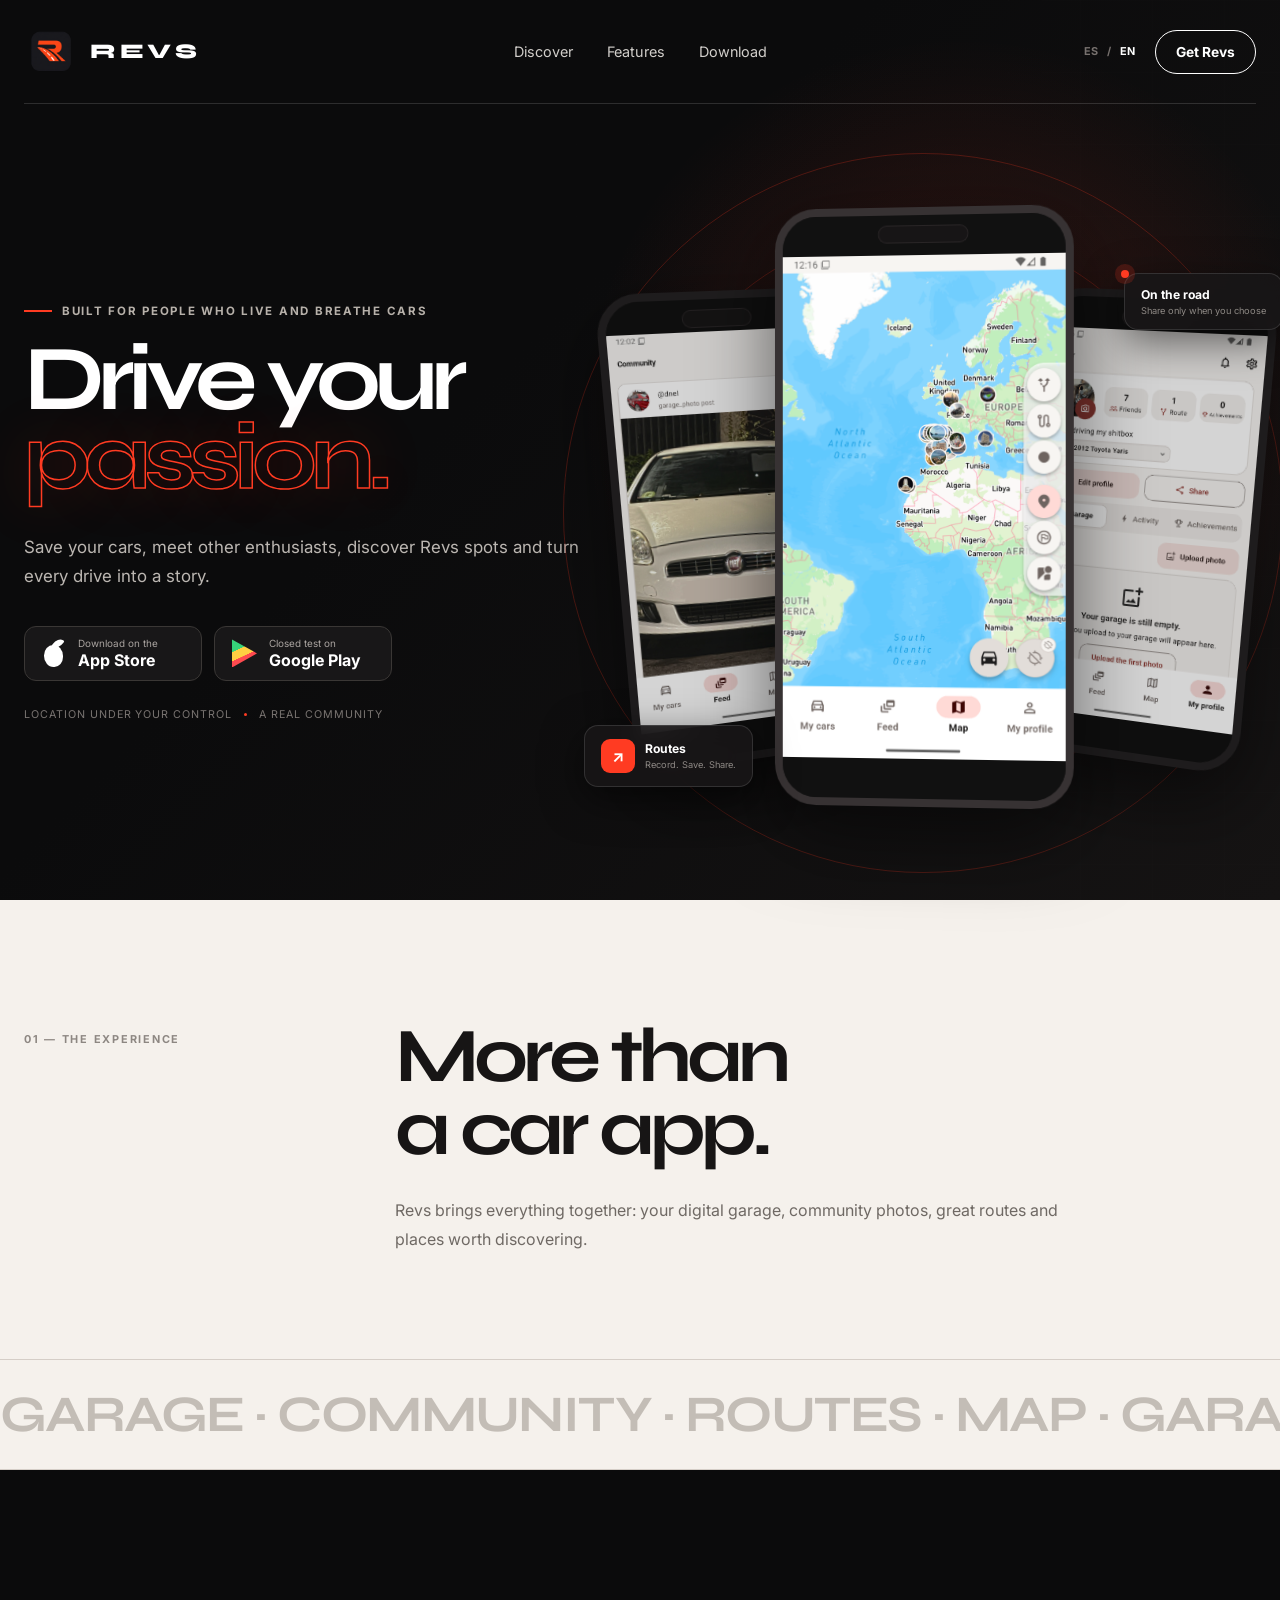
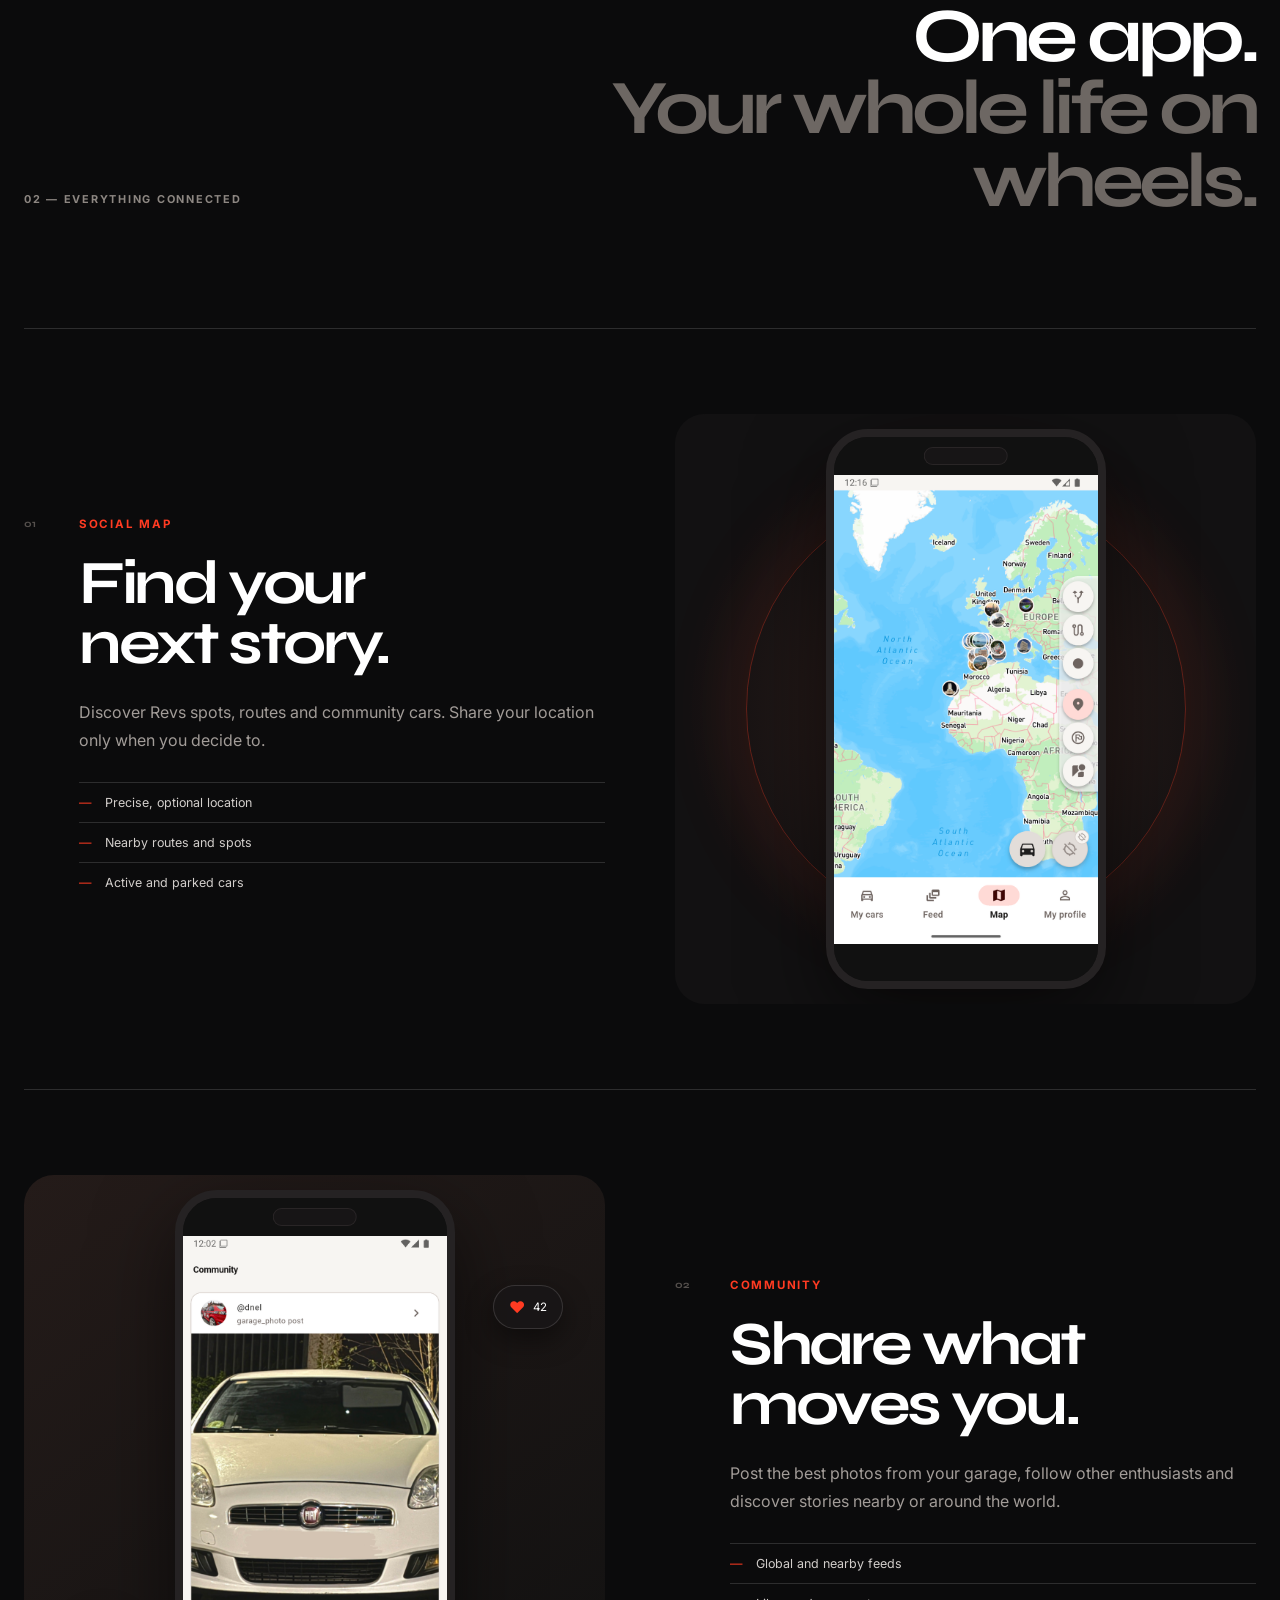
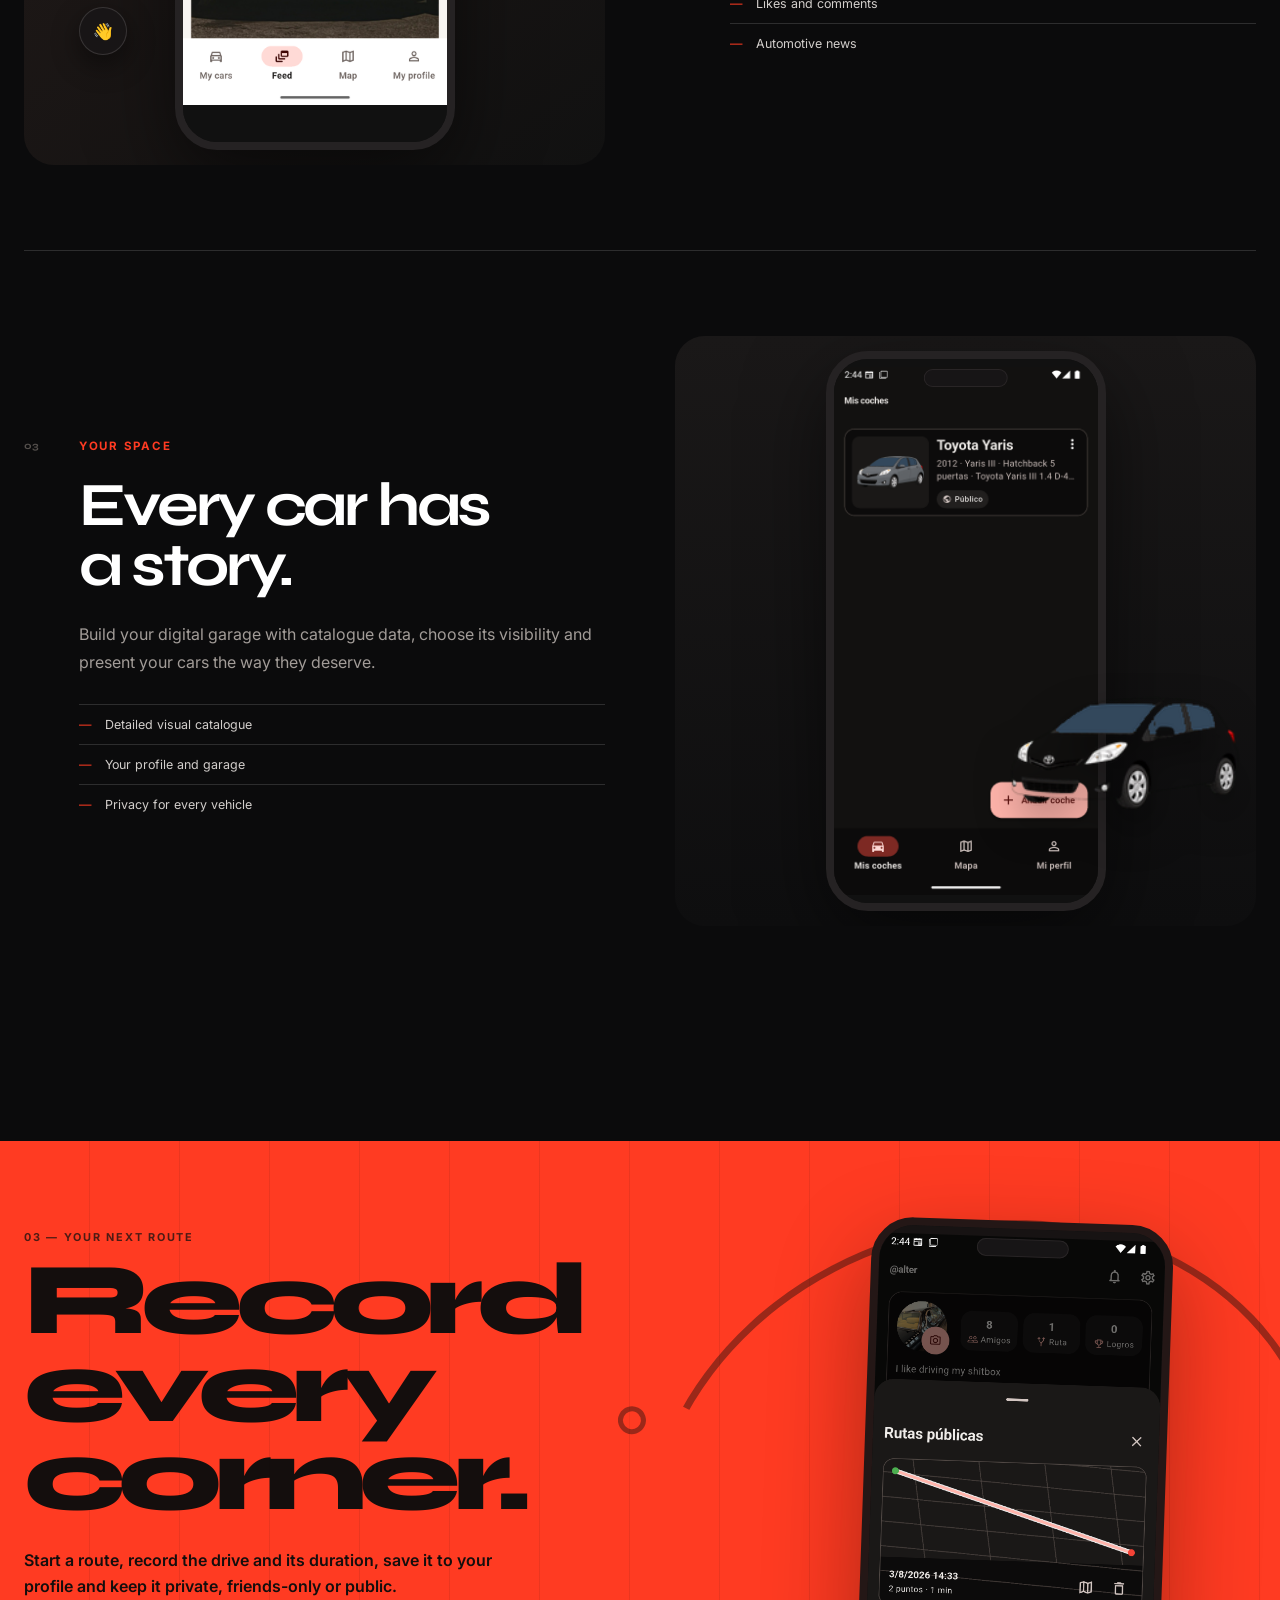
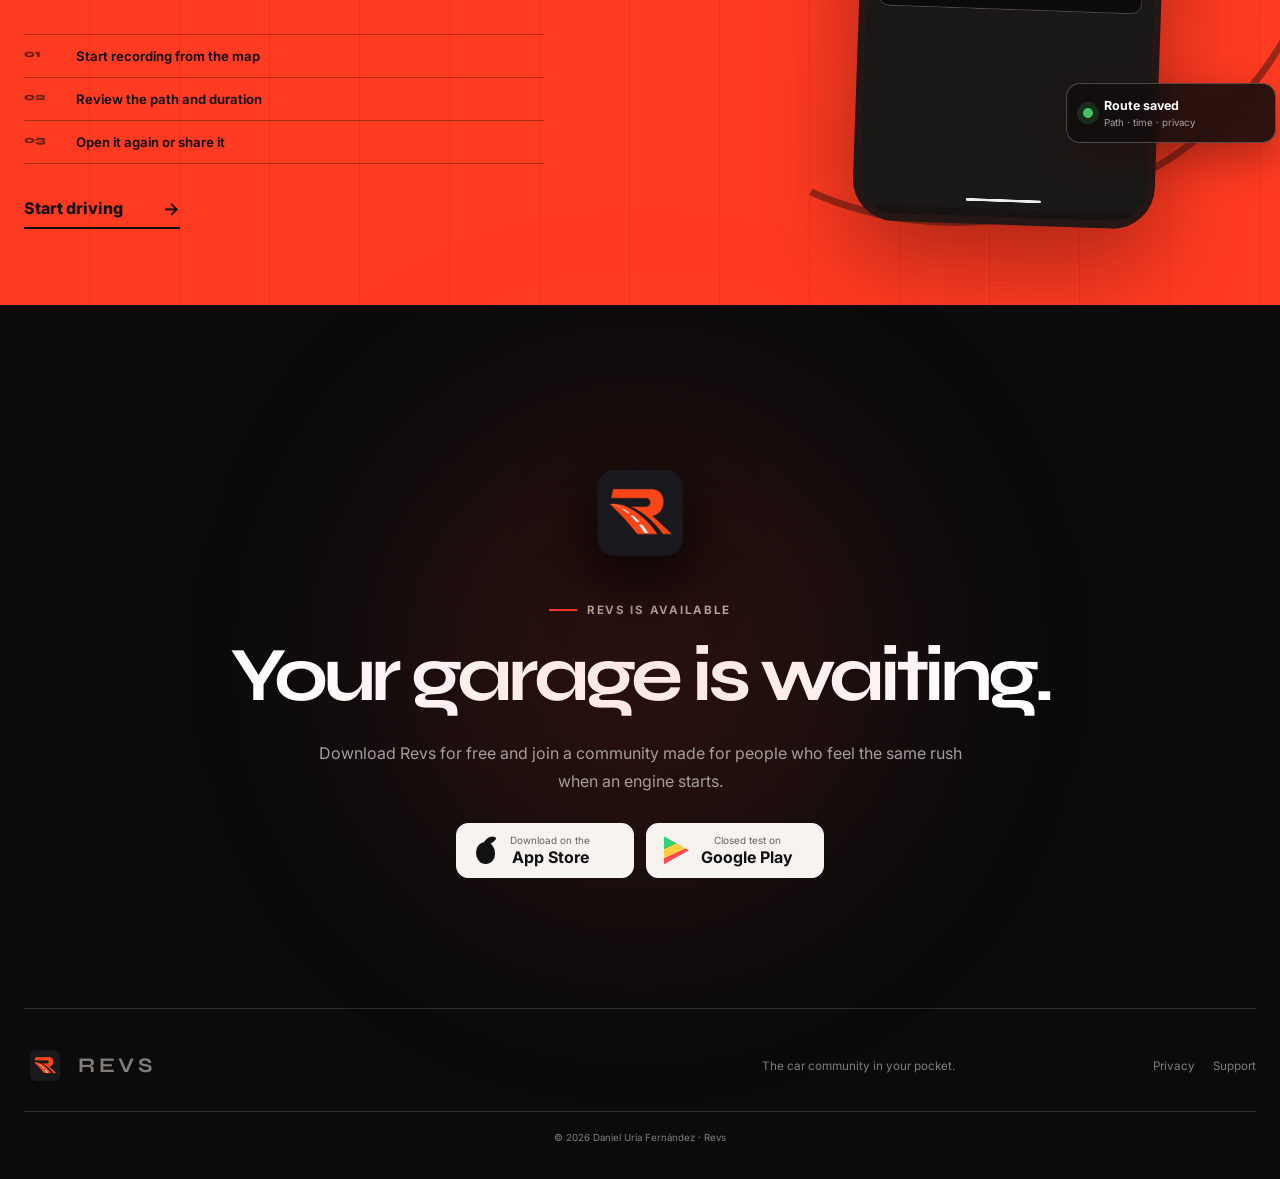
<file: index.html>
<!doctype html>
<html lang="es">
  <head>
    <meta charset="utf-8">
    <meta name="viewport" content="width=device-width, initial-scale=1">
    <meta name="theme-color" content="#0b0b0c">
    <meta name="description" content="Revs es la app para guardar tus coches, descubrir rutas y conectar con la comunidad del motor.">
    <meta property="og:title" content="Revs — Tu pasión, en marcha">
    <meta property="og:description" content="Tu garaje, rutas, lugares y comunidad del motor, en una sola app.">
    <meta property="og:type" content="website">
    <meta property="og:image" content="https://danieluriaf-hash.github.io/revs-site/assets/og-revs.png">
    <meta property="og:url" content="https://danieluriaf-hash.github.io/revs-site/">
    <meta name="twitter:card" content="summary_large_image">
    <title>Revs — Tu pasión, en marcha</title>
    <link rel="icon" href="assets/revs-icon.png">
    <link rel="preload" href="assets/revs-logo.png" as="image">
    <link rel="stylesheet" href="landing.css">
  </head>
  <body>
    <header class="site-header">
      <a class="brand" href="#top" aria-label="Revs, inicio" data-i18n-aria="brandHome">
        <img src="assets/revs-logo.png" alt="" width="54" height="54">
        <span>REVS</span>
      </a>
      <nav class="desktop-nav" aria-label="Navegación principal" data-i18n-aria="mainNavigation">
        <a href="#descubre" data-i18n="navDiscover">Descubre</a>
        <a href="#funciones" data-i18n="navFeatures">Funciones</a>
        <a href="#descargar" data-i18n="navDownload">Descargar</a>
      </nav>
      <div class="header-actions">
        <div class="language-switch" role="group" aria-label="Idioma" data-i18n-aria="language">
          <button type="button" data-language="es" aria-pressed="true">ES</button>
          <span aria-hidden="true">/</span>
          <button type="button" data-language="en" aria-pressed="false">EN</button>
        </div>
        <a class="header-cta" href="#descargar" data-i18n="headerCta">Consigue Revs</a>
      </div>
    </header>

    <main id="top">
      <section class="hero section-shell" aria-labelledby="hero-title">
        <div class="hero-copy">
          <p class="eyebrow"><span></span><b data-i18n="heroEyebrow">Hecha para quienes viven el motor</b></p>
          <h1 id="hero-title" data-i18n-html="heroTitle">Tu pasión,<br><em>en marcha.</em></h1>
          <p class="hero-lede" data-i18n="heroLead">Guarda tus coches, encuentra a otros aficionados, descubre puntos Revs y convierte cada trayecto en una historia.</p>
          <div class="store-row" id="descargar">
            <a class="store-button" href="https://apps.apple.com/app/id6794880233" aria-label="Descargar Revs en App Store" data-i18n-aria="appStoreAria">
              <span class="store-icon apple" aria-hidden="true"></span>
              <span><small data-i18n="appStoreOverline">Descárgala en el</small><strong>App Store</strong></span>
            </a>
            <a class="store-button" href="https://play.google.com/apps/testing/com.revs3.revs3_app" aria-label="Participar en la prueba cerrada de Revs en Google Play" data-i18n-aria="playStoreAria">
              <span class="play-mark" aria-hidden="true"></span>
              <span><small data-i18n="playStoreOverline">Prueba cerrada en</small><strong>Google Play</strong></span>
            </a>
          </div>
          <div class="hero-proof" aria-label="Funciones destacadas" data-i18n-aria="highlights">
            <span data-i18n="proofPrivacy">Ubicación bajo tu control</span><i></i><span data-i18n="proofCommunity">Comunidad real</span>
          </div>
        </div>

        <div class="hero-visual" aria-label="Vista previa de Revs en varios teléfonos" data-i18n-aria="previewAria">
          <div class="orbit orbit-one"></div>
          <div class="orbit orbit-two"></div>
          <figure class="phone phone-left">
            <div class="phone-speaker"></div>
            <img src="assets/screens/feed.png" alt="Feed de la comunidad Revs" data-i18n-alt="feedAlt">
          </figure>
          <figure class="phone phone-main">
            <div class="phone-speaker"></div>
            <img src="assets/screens/map.png" alt="Mapa social de Revs" data-i18n-alt="mapAlt">
          </figure>
          <figure class="phone phone-right">
            <div class="phone-speaker"></div>
            <img src="assets/screens/profile.png" alt="Perfil y garaje de un usuario de Revs" data-i18n-alt="profileAlt">
          </figure>
          <div class="floating-card live-card"><span class="pulse"></span><strong data-i18n="onRoad">En carretera</strong><small data-i18n="shareWhen">Comparte solo cuando quieras</small></div>
          <div class="floating-card route-card"><b>↗</b><span><strong data-i18n="routes">Rutas</strong><small data-i18n="recordSaveShare">Graba. Guarda. Comparte.</small></span></div>
        </div>
      </section>

      <section class="manifesto" id="descubre">
        <div class="section-shell manifesto-grid">
          <p class="section-index" data-i18n="experienceIndex">01 — La experiencia</p>
          <div>
            <h2 data-i18n-html="experienceTitle">Mucho más que<br>una app de coches.</h2>
            <p data-i18n="experienceCopy">Revs une lo que antes estaba disperso: tu garaje digital, las fotos de la comunidad, las mejores rutas y los lugares que merece la pena descubrir.</p>
          </div>
        </div>
        <div class="ticker" aria-hidden="true"><span data-i18n="ticker">GARAJE · COMUNIDAD · RUTAS · MAPA · GARAJE · COMUNIDAD · RUTAS · MAPA</span></div>
      </section>

      <section class="features section-shell" id="funciones">
        <div class="feature-heading">
          <p class="section-index" data-i18n="connectedIndex">02 — Todo conectado</p>
          <h2 data-i18n-html="connectedTitle">Una app.<br><span>Toda tu vida sobre ruedas.</span></h2>
        </div>

        <article class="feature feature-map">
          <div class="feature-copy">
            <span class="feature-number">01</span>
            <p class="eyebrow red" data-i18n="socialMap">Mapa social</p>
            <h3 data-i18n-html="mapTitle">Encuentra tu<br>próxima historia.</h3>
            <p data-i18n="mapCopy">Descubre puntos Revs, rutas y coches de la comunidad. Comparte tu ubicación únicamente cuando tú decidas.</p>
            <ul class="mini-list"><li data-i18n="mapBullet1">Localización precisa y opcional</li><li data-i18n="mapBullet2">Rutas y puntos cercanos</li><li data-i18n="mapBullet3">Vehículos activos y aparcados</li></ul>
          </div>
          <div class="feature-phone-stage map-stage">
            <div class="map-glow"></div>
            <figure class="phone phone-feature"><div class="phone-speaker"></div><img src="assets/screens/map.png" alt="Mapa de Revs con puntos y coches cercanos" data-i18n-alt="mapFeatureAlt"></figure>
          </div>
        </article>

        <article class="feature feature-feed">
          <div class="feature-phone-stage feed-stage">
            <figure class="phone phone-feature"><div class="phone-speaker"></div><img src="assets/screens/feed.png" alt="Publicación de un coche en el feed de Revs" data-i18n-alt="feedFeatureAlt"></figure>
            <div class="reaction reaction-heart">♥ <span>42</span></div>
            <div class="reaction reaction-wave">👋</div>
          </div>
          <div class="feature-copy">
            <span class="feature-number">02</span>
            <p class="eyebrow red" data-i18n="community">Comunidad</p>
            <h3 data-i18n-html="communityTitle">Comparte lo que<br>te mueve.</h3>
            <p data-i18n="communityCopy">Publica las mejores fotos de tu garaje, sigue a otros entusiastas y descubre historias cerca de ti o en cualquier parte.</p>
            <ul class="mini-list"><li data-i18n="communityBullet1">Feed global y cercano</li><li data-i18n="communityBullet2">Likes y comentarios</li><li data-i18n="communityBullet3">Noticias del motor</li></ul>
          </div>
        </article>

        <article class="feature feature-garage">
          <div class="feature-copy">
            <span class="feature-number">03</span>
            <p class="eyebrow red" data-i18n="yourSpace">Tu espacio</p>
            <h3 data-i18n-html="garageTitle">Cada coche tiene<br>una historia.</h3>
            <p data-i18n="garageCopy">Crea tu garaje digital con datos del catálogo, personaliza la visibilidad y presenta tus coches como se merecen.</p>
            <ul class="mini-list"><li data-i18n="garageBullet1">Catálogo visual detallado</li><li data-i18n="garageBullet2">Perfil y garaje personal</li><li data-i18n="garageBullet3">Privacidad por vehículo</li></ul>
          </div>
          <div class="feature-phone-stage garage-stage">
            <figure class="phone phone-feature"><div class="phone-speaker"></div><img src="assets/screens/cars.png" alt="Garaje digital con un Toyota Yaris y su render de catálogo" data-i18n-alt="garageAlt"></figure>
            <img class="car-cutout" src="assets/screens/car-render.png" alt="Render de un automóvil del catálogo de Revs" data-i18n-alt="renderAlt">
          </div>
        </article>
      </section>

      <section class="route-band" id="rutas">
        <div class="route-line" aria-hidden="true"></div>
        <div class="section-shell route-grid">
          <div class="route-content">
            <p class="section-index" data-i18n="routeIndex">03 — Tu siguiente ruta</p>
            <h2 data-i18n-html="routeTitle">Graba cada<br>curva.</h2>
            <p data-i18n="routeCopy">Inicia una ruta, registra el recorrido y el tiempo, guárdala en tu perfil y decide si es privada, solo para amigos o pública.</p>
            <ul class="route-points">
              <li><strong>01</strong><span data-i18n="routeStep1">Inicia la grabación desde el mapa</span></li>
              <li><strong>02</strong><span data-i18n="routeStep2">Consulta el trazado y su duración</span></li>
              <li><strong>03</strong><span data-i18n="routeStep3">Vuelve a abrirla o compártela</span></li>
            </ul>
            <a href="#descargar" class="text-link"><span data-i18n="startDriving">Empieza a conducir</span><b>→</b></a>
          </div>
          <div class="route-showcase">
            <figure class="phone route-phone"><div class="phone-speaker"></div><img src="assets/screens/routes.png" alt="Listado de rutas guardadas en el perfil de Revs" data-i18n-alt="routesAlt"></figure>
            <div class="route-chip"><span class="route-chip-dot"></span><div><strong data-i18n="routeSaved">Ruta guardada</strong><small data-i18n="routeSavedDetail">Trazado · tiempo · privacidad</small></div></div>
          </div>
        </div>
      </section>

      <section class="download-final section-shell">
        <img class="final-logo" src="assets/revs-logo.png" alt="Logo de Revs">
        <p class="eyebrow centered"><span></span><b data-i18n="available">Revs está disponible</b></p>
        <h2 data-i18n="finalTitle">Tu garaje te espera.</h2>
        <p data-i18n="finalCopy">Descarga Revs gratis y forma parte de una comunidad creada para la gente que siente lo mismo que tú al escuchar arrancar un motor.</p>
        <div class="store-row centered-row">
          <a class="store-button light" href="https://apps.apple.com/app/id6794880233" aria-label="Descargar Revs en App Store" data-i18n-aria="appStoreAria"><span class="store-icon apple" aria-hidden="true"></span><span><small data-i18n="appStoreOverline">Descárgala en el</small><strong>App Store</strong></span></a>
          <a class="store-button light" href="https://play.google.com/apps/testing/com.revs3.revs3_app" aria-label="Participar en la prueba cerrada de Revs en Google Play" data-i18n-aria="playStoreAria"><span class="play-mark" aria-hidden="true"></span><span><small data-i18n="playStoreOverline">Prueba cerrada en</small><strong>Google Play</strong></span></a>
        </div>
      </section>
    </main>

    <footer class="site-footer">
      <div class="footer-brand"><img src="assets/revs-logo.png" alt="" width="42" height="42"><strong>REVS</strong></div>
      <p data-i18n="footerTagline">La comunidad del motor, en tu bolsillo.</p>
      <nav aria-label="Información legal" data-i18n-aria="legalNavigation"><a href="privacy.html" data-i18n="privacy">Privacidad</a><a href="support.html" data-i18n="support">Soporte</a></nav>
      <small>© 2026 Daniel Uría Fernández · Revs</small>
    </footer>
    <script src="landing.js"></script>
  </body>
</html>
</file>
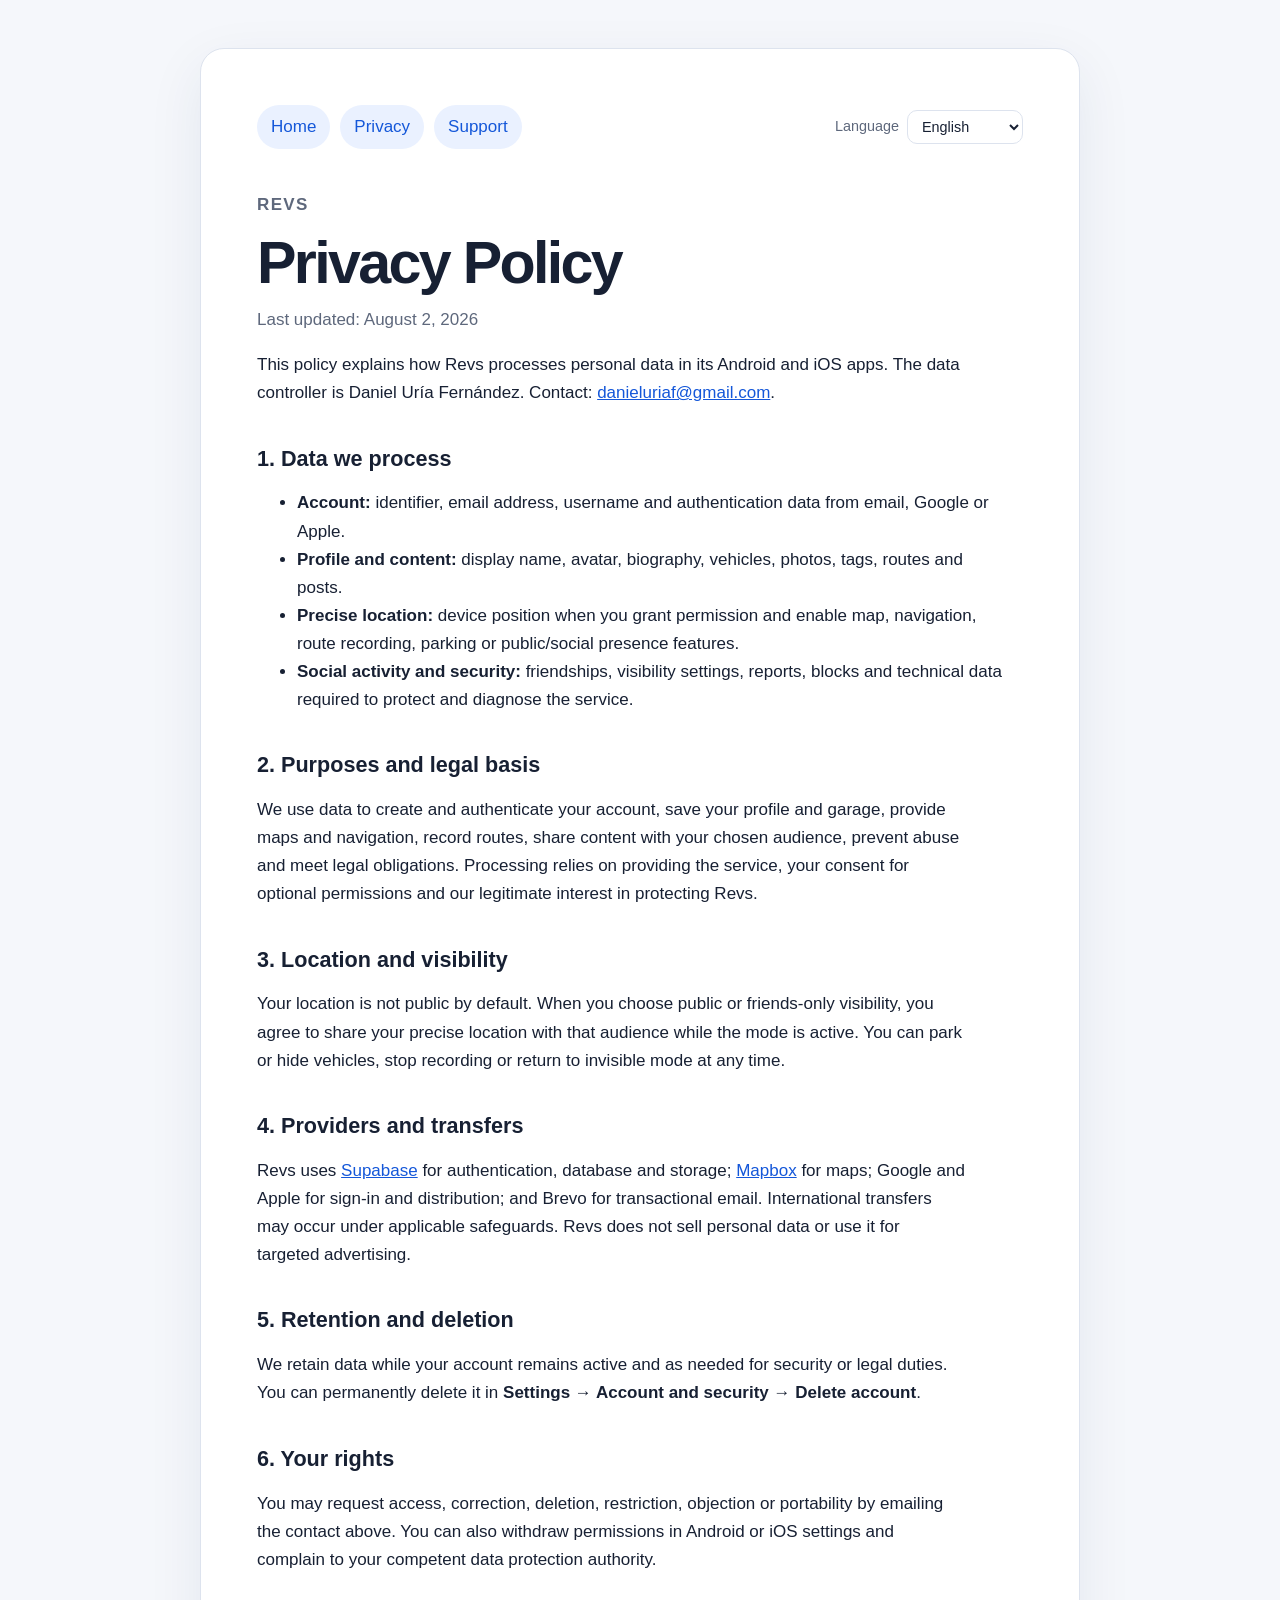
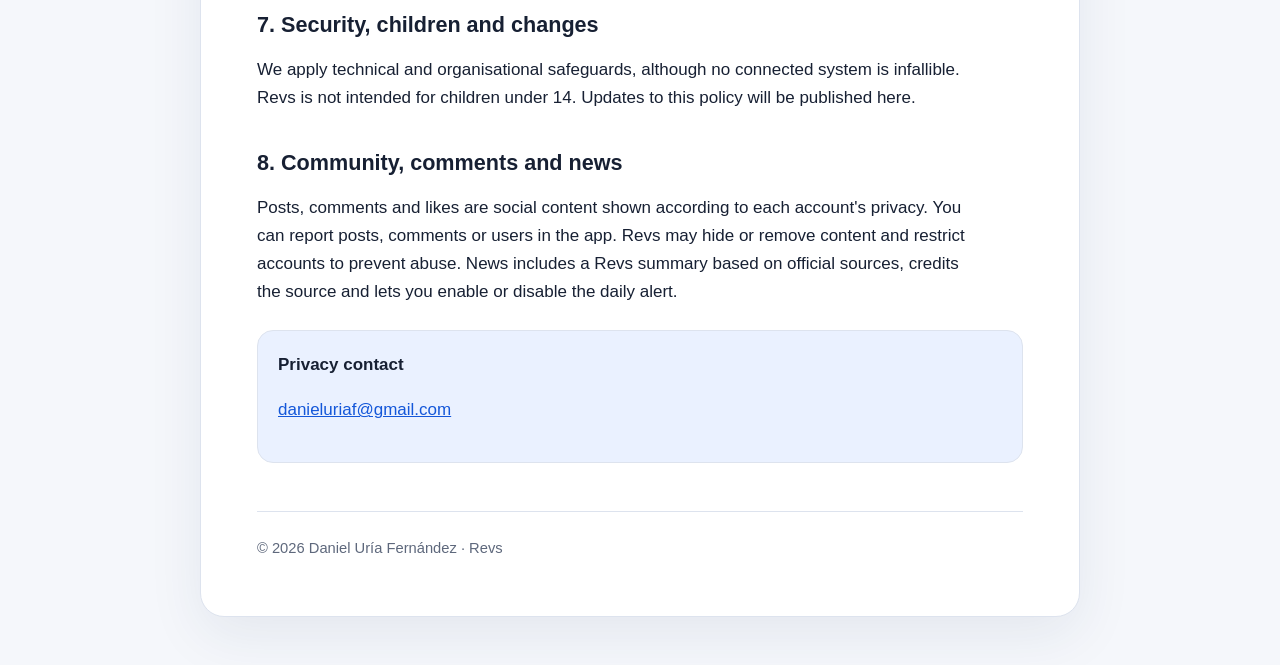
<file: privacy.html>
<!doctype html>
<html lang="es">
  <head>
    <meta charset="utf-8">
    <meta name="viewport" content="width=device-width, initial-scale=1">
    <meta name="description" content="Política de privacidad de la aplicación Revs.">
    <title>Política de privacidad · Revs</title>
    <link rel="stylesheet" href="revs-legal.css">
  </head>
  <body data-legal-page="privacy">
    <main>
      <nav aria-label="Navegación principal">
        <a href="./" data-nav="home">Inicio</a>
        <a href="privacy.html" data-nav="privacy" aria-current="page">Privacidad</a>
        <a href="support.html" data-nav="support">Soporte</a>
        <label class="language-picker">
          <span data-language-label>Idioma</span>
          <select data-language-select aria-label="Idioma"></select>
        </label>
      </nav>
      <p class="eyebrow">Revs</p>
      <article data-legal-content>
        <h1>Política de privacidad</h1>
        <p>Cargando la política en tu idioma…</p>
      </article>
      <footer data-legal-footer>© 2026 Daniel Uría Fernández · Revs</footer>
    </main>
    <script src="legal-i18n.js"></script>
  </body>
</html>
</file>
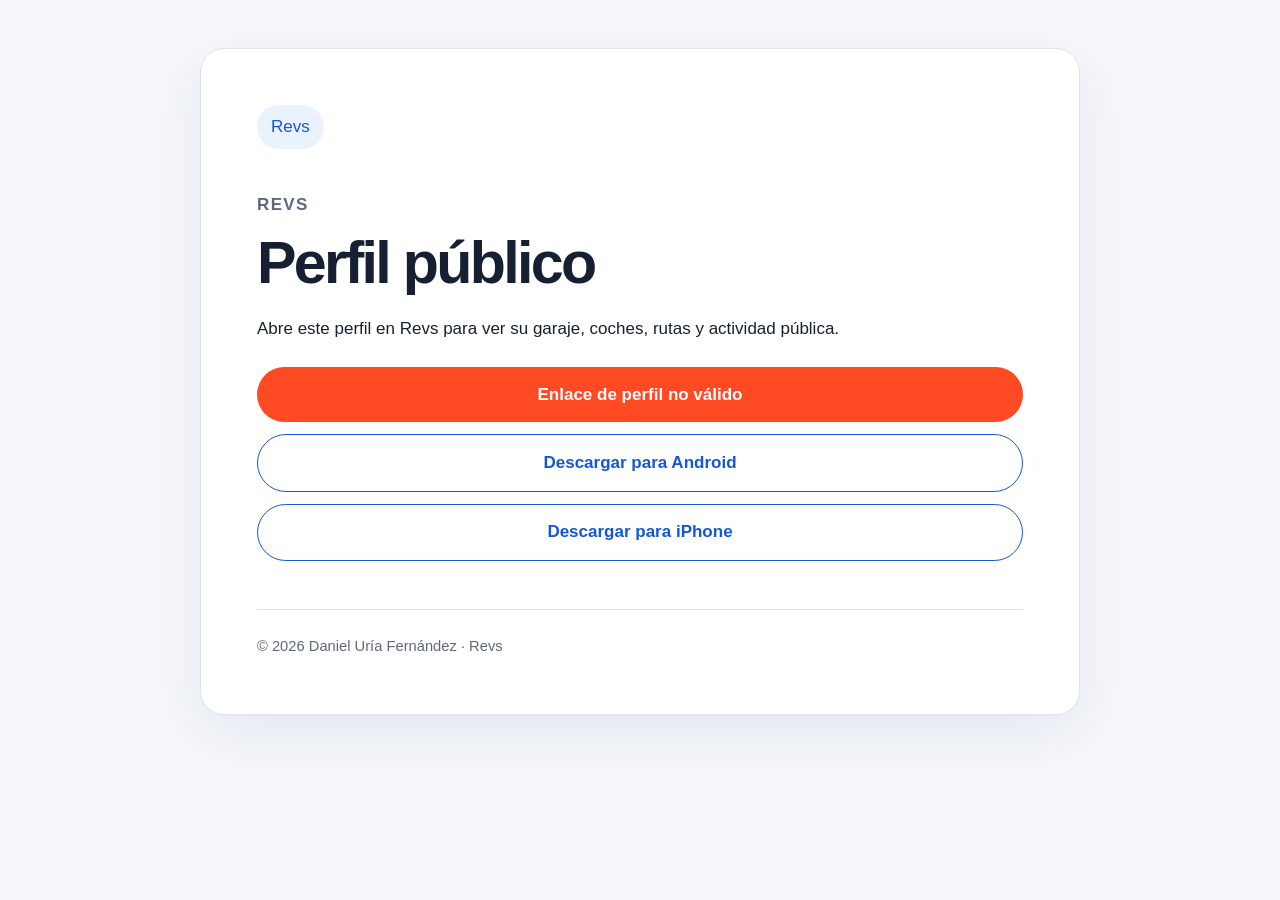
<file: profile.html>
<!doctype html>
<html lang="es">
  <head>
    <meta charset="utf-8">
    <meta name="viewport" content="width=device-width, initial-scale=1">
    <meta name="description" content="Abre un perfil público de Revs.">
    <title>Perfil de Revs</title>
    <link rel="stylesheet" href="revs-legal.css">
    <style>
      .profile-actions { display: grid; gap: .75rem; margin-top: 1.5rem; }
      .profile-actions a { display: block; padding: .85rem 1rem; border-radius: 999px; text-align: center; text-decoration: none; font-weight: 700; }
      .open-revs { background: #ff4a24; color: #fff; }
      .store-link { border: 1px solid currentColor; }
    </style>
  </head>
  <body>
    <main>
      <nav aria-label="Navegación principal"><a href="./">Revs</a></nav>
      <p class="eyebrow">Revs</p>
      <h1>Perfil público</h1>
      <p>Abre este perfil en Revs para ver su garaje, coches, rutas y actividad pública.</p>
      <div class="profile-actions">
        <a id="open-revs" class="open-revs" href="#">Abrir en Revs</a>
        <a class="store-link" href="https://play.google.com/apps/testing/com.revs3.revs3_app">Descargar para Android</a>
        <a class="store-link" href="https://apps.apple.com/app/id6794880233">Descargar para iPhone</a>
      </div>
      <footer>© 2026 Daniel Uría Fernández · Revs</footer>
    </main>
    <script>
      const id = new URLSearchParams(location.search).get('id') || '';
      const validId = /^[0-9a-f]{8}-[0-9a-f]{4}-[1-5][0-9a-f]{3}-[89ab][0-9a-f]{3}-[0-9a-f]{12}$/i.test(id);
      const button = document.getElementById('open-revs');
      let fallbackTimer;

      function storeUrl() {
        return /iPad|iPhone|iPod/i.test(navigator.userAgent)
          ? 'https://apps.apple.com/app/id6794880233'
          : 'https://play.google.com/apps/testing/com.revs3.revs3_app';
      }

      function openProfile() {
        if (!validId) return;
        const appUrl = `com.revs3.revs3app://users/${encodeURIComponent(id)}`;
        clearTimeout(fallbackTimer);
        fallbackTimer = setTimeout(() => {
          if (document.visibilityState === 'visible') location.replace(storeUrl());
        }, 1600);
        location.href = appUrl;
      }

      document.addEventListener('visibilitychange', () => {
        if (document.visibilityState === 'hidden') clearTimeout(fallbackTimer);
      });

      if (validId) {
        button.addEventListener('click', (event) => {
          event.preventDefault();
          openProfile();
        });
        window.addEventListener('load', () => setTimeout(openProfile, 250));
      } else {
        button.textContent = 'Enlace de perfil no válido';
        button.removeAttribute('href');
        button.setAttribute('aria-disabled', 'true');
      }
    </script>
  </body>
</html>
</file>
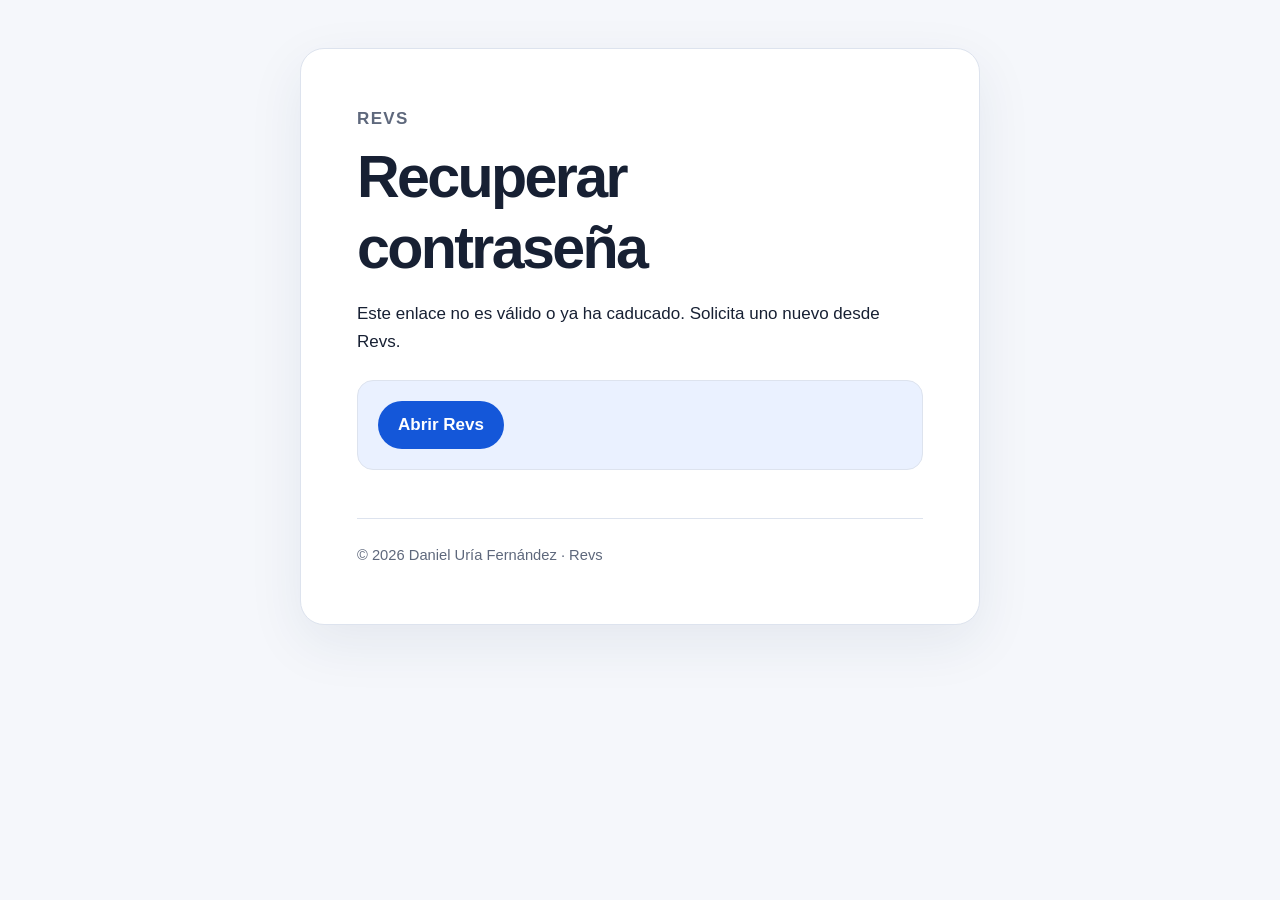
<file: reset-password.html>
<!doctype html>
<html lang="es">
  <head>
    <meta charset="utf-8">
    <meta name="viewport" content="width=device-width, initial-scale=1">
    <meta name="description" content="Abre Revs para cambiar tu contraseña de forma segura.">
    <meta name="robots" content="noindex, nofollow">
    <meta name="referrer" content="no-referrer">
    <title>Recuperar contraseña · Revs</title>
    <link rel="stylesheet" href="revs-legal.css">
  </head>
  <body>
    <main class="recovery-shell">
      <p class="eyebrow">Revs</p>
      <h1>Recuperar contraseña</h1>
      <p id="recovery-message">
        Estamos abriendo Revs para que puedas elegir una contraseña nueva.
      </p>

      <div class="card recovery-card">
        <a id="open-revs" class="primary-action" href="#" hidden>
          Abrir Revs
        </a>
        <p id="recovery-help" class="updated" hidden>
          Si la app no se abre automáticamente, pulsa el botón. Debes tener
          instalada la última versión de Revs en este dispositivo.
        </p>
      </div>

      <noscript>
        Necesitas activar JavaScript para abrir de forma segura este enlace en
        la aplicación Revs.
      </noscript>
      <footer>© 2026 Daniel Uría Fernández · Revs</footer>
    </main>

    <script>
      (() => {
        const query = new URLSearchParams(window.location.search);
        const hasRecoveryPayload =
          query.has('code') ||
          query.has('error') ||
          query.has('error_code') ||
          window.location.hash.includes('access_token=');
        const message = document.getElementById('recovery-message');
        const button = document.getElementById('open-revs');
        const help = document.getElementById('recovery-help');

        if (!hasRecoveryPayload) {
          message.textContent =
            'Este enlace no es válido o ya ha caducado. Solicita uno nuevo desde Revs.';
          return;
        }

        const appUrl = new URL('com.revs3.revs3app://login-callback/');
        appUrl.search = window.location.search;
        appUrl.hash = window.location.hash;
        button.href = appUrl.toString();
        button.hidden = false;
        help.hidden = false;

        // Remove the one-time recovery credentials from browser history while
        // keeping them in the in-memory app link used by the button below.
        window.history.replaceState(null, document.title, window.location.pathname);

        // Keep the visible HTTPS page as a fallback when the browser blocks
        // automatic custom-scheme navigation or Revs is not installed.
        window.setTimeout(() => window.location.assign(appUrl.toString()), 250);
      })();
    </script>
  </body>
</html>
</file>
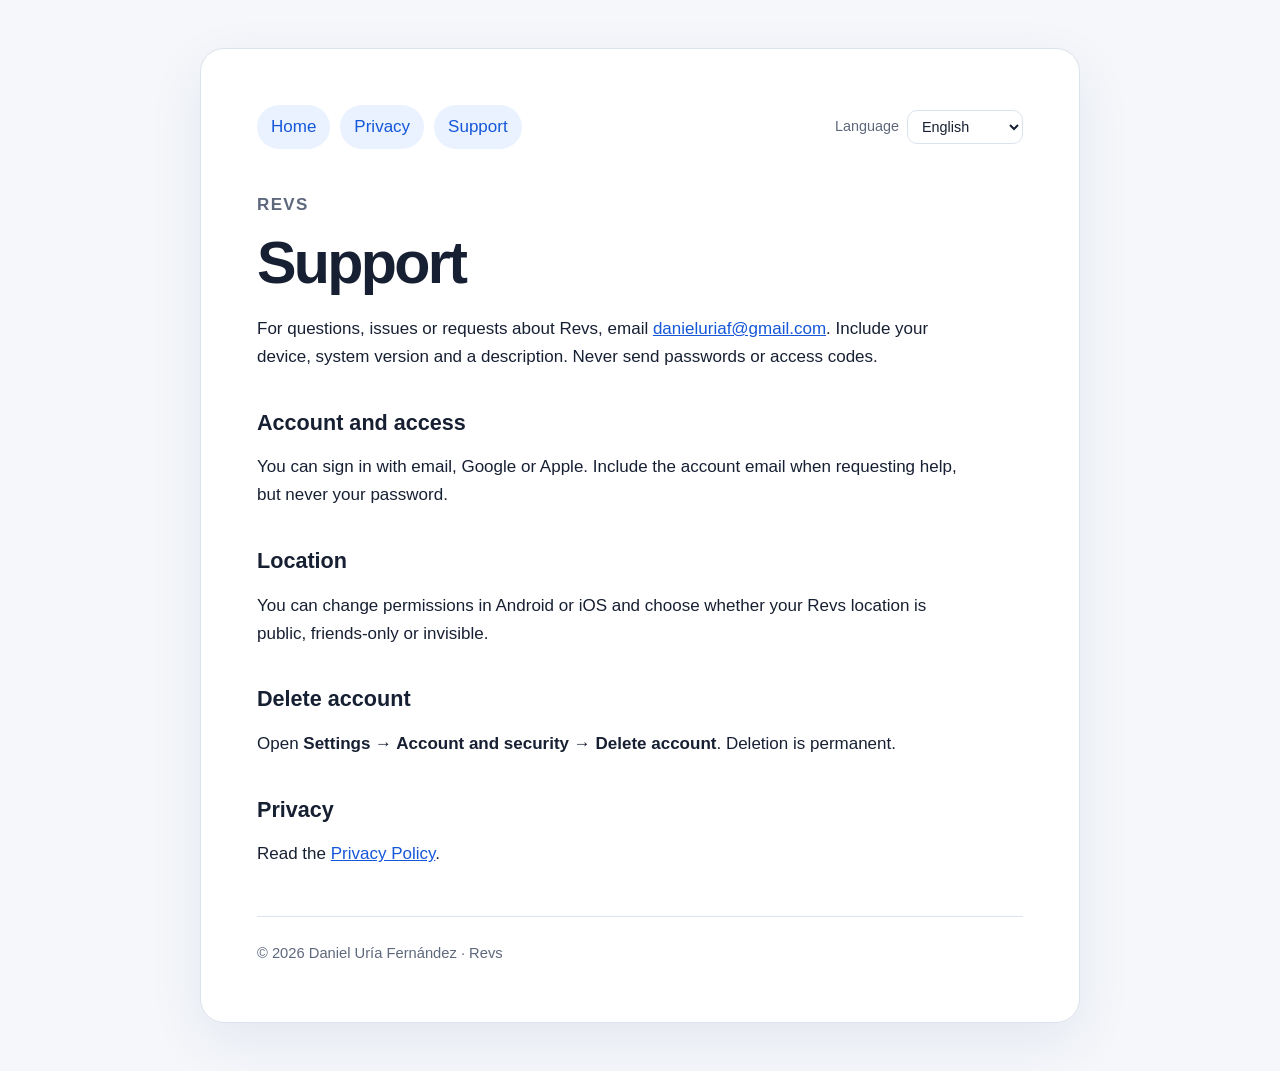
<file: support.html>
<!doctype html>
<html lang="es">
  <head>
    <meta charset="utf-8">
    <meta name="viewport" content="width=device-width, initial-scale=1">
    <meta name="description" content="Soporte y contacto de la aplicación Revs.">
    <title>Soporte · Revs</title>
    <link rel="stylesheet" href="revs-legal.css">
  </head>
  <body data-legal-page="support">
    <main>
      <nav aria-label="Navegación principal">
        <a href="./" data-nav="home">Inicio</a>
        <a href="privacy.html" data-nav="privacy">Privacidad</a>
        <a href="support.html" data-nav="support" aria-current="page">Soporte</a>
        <label class="language-picker">
          <span data-language-label>Idioma</span>
          <select data-language-select aria-label="Idioma"></select>
        </label>
      </nav>
      <p class="eyebrow">Revs</p>
      <article data-legal-content>
        <h1>Soporte</h1>
        <p>Cargando la página en tu idioma…</p>
      </article>
      <footer data-legal-footer>© 2026 Daniel Uría Fernández · Revs</footer>
    </main>
    <script src="legal-i18n.js"></script>
  </body>
</html>
</file>
<file: landing.css>
@import url('https://fonts.googleapis.com/css2?family=Inter:wght@400;500;600;700;800&family=Syne:wght@600;700;800&display=swap');

:root {
  --ink: #0b0b0c;
  --paper: #f5f1ec;
  --paper-2: #e9e4de;
  --red: #ff3b22;
  --red-dark: #b62f24;
  --muted: #a8a39d;
  --line: rgb(255 255 255 / 14%);
  color-scheme: dark;
}

* { box-sizing: border-box; }
html { scroll-behavior: smooth; }
html, body { max-width: 100%; overflow-x: hidden; }
body { margin: 0; background: var(--ink); color: #fff; font-family: Inter, system-ui, sans-serif; }
a { color: inherit; }
img { display: block; max-width: 100%; }
.section-shell { width: min(1240px, calc(100% - 48px)); margin-inline: auto; }

.site-header {
  position: absolute; z-index: 20; inset: 0 0 auto;
  width: min(1320px, calc(100% - 48px)); height: 104px; margin: auto;
  display: flex; align-items: center; justify-content: space-between;
  border-bottom: 1px solid var(--line);
}
.header-actions { display: flex; align-items: center; gap: 16px; }
.language-switch { display: inline-flex; align-items: center; gap: 5px; color: #77716e; font: 700 .68rem/1 Inter, sans-serif; }
.language-switch button { padding: 6px 4px; border: 0; background: transparent; color: #77716e; font: inherit; cursor: pointer; transition: color .2s; }
.language-switch button[aria-pressed="true"] { color: #fff; }
.language-switch button:hover, .language-switch button:focus-visible { color: var(--red); }
.brand, .footer-brand { display: inline-flex; align-items: center; gap: 12px; text-decoration: none; font: 800 1.3rem Syne, sans-serif; letter-spacing: .18em; }
.brand img, .footer-brand img { object-fit: contain; }
.desktop-nav { display: flex; gap: 34px; }
.desktop-nav a { position: relative; text-decoration: none; color: #d2cfcb; font-size: .9rem; }
.desktop-nav a::after { content: ''; position: absolute; inset: auto 0 -9px; height: 2px; background: var(--red); transform: scaleX(0); transition: transform .25s; }
.desktop-nav a:hover::after, .desktop-nav a:focus-visible::after { transform: scaleX(1); }
.header-cta { padding: 13px 20px; border: 1px solid #fff; border-radius: 999px; text-decoration: none; font-size: .86rem; font-weight: 700; transition: .2s; }
.header-cta:hover { background: #fff; color: #111; }

.hero { min-height: 900px; display: grid; grid-template-columns: .92fr 1.08fr; align-items: center; padding-top: 125px; }
.hero::before { content: ''; position: absolute; z-index: -2; inset: 0; min-height: 900px; background: radial-gradient(circle at 75% 46%, rgb(255 59 34 / 18%), transparent 35%), linear-gradient(135deg, #0b0b0c 40%, #151313); }
.hero::after { content: ''; position: absolute; z-index: -1; inset: 0; min-height: 900px; opacity: .17; background-image: linear-gradient(rgb(255 255 255 / 3%) 1px, transparent 1px), linear-gradient(90deg, rgb(255 255 255 / 3%) 1px, transparent 1px); background-size: 72px 72px; mask-image: linear-gradient(to right, transparent, #000); }
.eyebrow { display: flex; align-items: center; gap: 10px; margin: 0 0 22px; color: #b7b1aa; text-transform: uppercase; letter-spacing: .15em; font-size: .72rem; font-weight: 700; }
.eyebrow span { width: 28px; height: 2px; background: var(--red); }
.eyebrow.red { color: var(--red); }
.hero h1, h2, h3 { font-family: Syne, sans-serif; }
.hero h1 { margin: 0; font-size: clamp(4.2rem, 7.2vw, 7.4rem); line-height: .86; letter-spacing: -.075em; }
.hero h1 em { color: transparent; font-style: normal; -webkit-text-stroke: 1.5px var(--red); text-shadow: 0 0 60px rgb(255 59 34 / 18%); }
.hero-lede { max-width: 570px; margin: 34px 0; color: #bcb7b2; line-height: 1.75; font-size: 1.06rem; }
.store-row { display: flex; flex-wrap: wrap; gap: 12px; }
.store-button { display: flex; align-items: center; gap: 12px; min-width: 178px; padding: 10px 17px; border: 1px solid #3a3735; border-radius: 12px; background: #181718; text-decoration: none; transition: transform .2s, border-color .2s, background .2s; }
.store-button:hover { transform: translateY(-3px); border-color: var(--red); background: #211b1a; }
.store-button small, .store-button strong { display: block; }
.store-button small { color: #aaa4a0; font-size: .62rem; }
.store-button strong { margin-top: 1px; font-size: 1rem; }
.store-icon { width: 24px; height: 28px; font-size: 0; position: relative; }
.store-icon::before { content: ''; position: absolute; width: 19px; height: 22px; border-radius: 48% 50% 45% 50%; background: #fff; bottom: 0; left: 2px; }
.store-icon::after { content: ''; position: absolute; width: 8px; height: 11px; border-radius: 80% 10%; background: #fff; transform: rotate(35deg); top: -1px; left: 12px; }
.play-mark { width: 25px; height: 28px; clip-path: polygon(0 0, 100% 50%, 0 100%); background: linear-gradient(155deg, #36d279 0 33%, #ffce42 34% 56%, #ff4a4f 57% 76%, #5aa9ff 77%); }
.hero-proof { display: flex; align-items: center; flex-wrap: wrap; gap: 12px; margin-top: 27px; color: #797471; font-size: .67rem; text-transform: uppercase; letter-spacing: .09em; }
.hero-proof i { width: 3px; height: 3px; border-radius: 50%; background: var(--red); }

.hero-visual { position: relative; height: 720px; perspective: 1400px; }
.phone { position: absolute; overflow: hidden; margin: 0; border: 8px solid #252223; border-radius: 42px; background: #111; box-shadow: 0 28px 80px rgb(0 0 0 / 55%); }
.phone img { width: 100%; height: 100%; object-fit: contain; object-position: center; background: #111; }
.phone-speaker { position: absolute; z-index: 2; top: 10px; left: 50%; width: 32%; height: 18px; transform: translateX(-50%); border-radius: 999px; background: #171516; box-shadow: inset 0 0 0 1px #292526; }
.phone-main { z-index: 5; width: 300px; aspect-ratio: 1 / 2; top: 54px; left: 50%; transform: translateX(-50%) rotateY(-5deg); border-color: #373233; }
.phone-left, .phone-right { width: 235px; aspect-ratio: 1 / 2; top: 138px; filter: brightness(.83) saturate(.8); }
.phone-left { left: 4%; transform: rotateY(19deg) rotateZ(-5deg); }
.phone-right { right: 0; transform: rotateY(-19deg) rotateZ(5deg); }
.orbit { position: absolute; border: 1px solid rgb(255 59 34 / 25%); border-radius: 50%; }
.orbit-one { width: 570px; height: 570px; top: 74px; left: 50%; transform: translateX(-50%); }
.orbit-two { width: 720px; height: 720px; inset: 0 0 auto 50%; transform: translateX(-50%); }
.floating-card { position: absolute; z-index: 8; display: flex; gap: 10px; padding: 13px 16px; border: 1px solid rgb(255 255 255 / 12%); border-radius: 14px; background: rgb(24 22 23 / 88%); box-shadow: 0 12px 40px #0008; backdrop-filter: blur(12px); }
.floating-card strong, .floating-card small { display: block; }
.floating-card strong { font-size: .76rem; }
.floating-card small { margin-top: 3px; color: #8e8985; font-size: .58rem; }
.live-card { top: 120px; right: -4%; flex-direction: column; gap: 0; }
.pulse { position: absolute; width: 8px; height: 8px; left: -4px; top: -4px; border-radius: 50%; background: var(--red); box-shadow: 0 0 0 6px rgb(255 59 34 / 18%); }
.route-card { left: -1%; bottom: 86px; align-items: center; }
.route-card b { display: grid; width: 34px; height: 34px; place-items: center; border-radius: 9px; background: var(--red); }

.manifesto { overflow: hidden; padding: 120px 0 0; background: var(--paper); color: #171515; }
.manifesto-grid { display: grid; grid-template-columns: .35fr 1fr; gap: 70px; align-items: start; }
.section-index { margin: 12px 0; color: #8d8782; font-size: .68rem; font-weight: 700; letter-spacing: .16em; text-transform: uppercase; }
.manifesto h2, .feature-heading h2, .download-final h2 { margin: 0; font-size: clamp(3rem, 6vw, 6rem); line-height: .95; letter-spacing: -.065em; }
.manifesto-grid > div > p { max-width: 690px; margin: 30px 0 0; color: #6f6964; line-height: 1.8; }
.ticker { margin-top: 105px; padding: 24px 0; overflow: hidden; border-block: 1px solid #d5cec7; color: #c3bdb6; white-space: nowrap; font: 700 clamp(2rem, 4vw, 4rem) Syne, sans-serif; letter-spacing: -.03em; }
.ticker span { display: inline-block; animation: ticker 24s linear infinite; }
@keyframes ticker { to { transform: translateX(-50%); } }

.features { padding: 130px 0; }
.feature-heading { display: flex; justify-content: space-between; align-items: end; gap: 30px; margin-bottom: 110px; }
.feature-heading h2 { max-width: 790px; text-align: right; }
.feature-heading h2 span { color: #6d6763; }
.feature { min-height: 670px; display: grid; grid-template-columns: 1fr 1fr; gap: 70px; align-items: center; padding: 85px 0; border-top: 1px solid var(--line); }
.feature-copy { position: relative; padding-left: 55px; }
.feature-number { position: absolute; top: 0; left: 0; color: #55504d; font: 700 .65rem Syne; }
.feature h3 { margin: 0 0 24px; font-size: clamp(2.6rem, 4.8vw, 5rem); line-height: .98; letter-spacing: -.055em; }
.feature-copy > p:not(.eyebrow) { max-width: 520px; color: #a29c98; line-height: 1.75; }
.mini-list { margin: 28px 0 0; padding: 0; list-style: none; }
.mini-list li { padding: 12px 0; border-top: 1px solid var(--line); color: #d2cecb; font-size: .78rem; }
.mini-list li::before { content: '—'; margin-right: 14px; color: var(--red); }
.feature-phone-stage { position: relative; min-height: 590px; display: grid; place-items: center; overflow: hidden; border-radius: 30px; background: #131213; }
.phone-feature { position: relative; width: 280px; aspect-ratio: 1 / 2; }
.map-stage { background: radial-gradient(circle at 50% 50%, #35201c, #121112 67%); }
.map-glow { position: absolute; width: 440px; height: 440px; border: 1px solid rgb(255 59 34 / 32%); border-radius: 50%; box-shadow: 0 0 90px rgb(255 59 34 / 12%); }
.feed-stage { background: linear-gradient(145deg, #241b19, #111); }
.reaction { position: absolute; z-index: 3; display: flex; align-items: center; gap: 8px; border: 1px solid #ffffff22; border-radius: 999px; background: #191617e6; box-shadow: 0 10px 28px #0007; }
.reaction-heart { top: 110px; right: 42px; padding: 11px 15px; color: var(--red); }
.reaction-heart span { color: #fff; font-size: .72rem; }
.reaction-wave { left: 55px; bottom: 110px; padding: 13px; }
.garage-stage { background: linear-gradient(#1a1818, #0e0e0f); }
.car-cutout { position: absolute; right: 1%; bottom: 8%; width: 43%; filter: drop-shadow(0 18px 20px #0008); }

.route-band { position: relative; min-height: 760px; overflow: hidden; display: grid; align-items: center; background: #ff3b22; color: #140e0d; }
.route-band::before { content: ''; position: absolute; inset: 0; opacity: .16; background: repeating-linear-gradient(90deg, transparent 0 89px, #000 90px); }
.route-line { position: absolute; width: 54%; height: 78%; right: -4%; top: 11%; border: 7px solid #140e0d; border-left-color: transparent; border-radius: 50%; transform: rotate(-18deg); opacity: .42; }
.route-line::before, .route-line::after { content: ''; position: absolute; width: 18px; height: 18px; border: 5px solid #140e0d; border-radius: 50%; background: var(--red); }
.route-line::before { left: 3%; top: 12%; }.route-line::after { right: 7%; bottom: 9%; }
.route-grid { position: relative; z-index: 2; display: grid; grid-template-columns: minmax(0, 1fr) minmax(350px, .75fr); gap: 100px; align-items: center; padding-block: 72px; }
.route-content { position: relative; z-index: 2; }
.route-content .section-index { color: #4c1b14; }
.route-content h2 { margin: 0; font: 800 clamp(4rem, 8vw, 8rem)/.86 Syne; letter-spacing: -.075em; }
.route-content > p:not(.section-index) { max-width: 480px; margin: 28px 0; font-weight: 600; line-height: 1.6; }
.route-points { max-width: 520px; margin: 34px 0; padding: 0; border-top: 1px solid rgb(20 14 13 / 35%); list-style: none; }
.route-points li { display: grid; grid-template-columns: 42px 1fr; gap: 10px; padding: 13px 0; border-bottom: 1px solid rgb(20 14 13 / 35%); font-size: .82rem; font-weight: 650; }
.route-points strong { font: 800 .64rem Syne, sans-serif; opacity: .62; }
.text-link { display: inline-flex; align-items: center; gap: 40px; padding-bottom: 8px; border-bottom: 2px solid #160f0e; text-decoration: none; font-weight: 800; }
.text-link b { font-size: 1.1rem; }
.route-showcase { position: relative; min-height: 620px; display: grid; place-items: center; }
.route-phone { position: relative; z-index: 2; width: 302px; aspect-ratio: 1 / 2; border-color: #241716; box-shadow: 0 35px 90px rgb(37 8 4 / 38%); transform: rotate(2deg); }
.route-phone img { background: #171313; }
.route-chip { position: absolute; z-index: 4; right: -20px; bottom: 90px; display: flex; align-items: center; gap: 11px; min-width: 210px; padding: 14px 16px; border: 1px solid rgb(255 255 255 / 24%); border-radius: 14px; background: rgb(17 13 13 / 88%); color: #fff; box-shadow: 0 16px 40px rgb(43 9 5 / 36%); backdrop-filter: blur(14px); }
.route-chip-dot { width: 10px; height: 10px; border-radius: 50%; background: #44c164; box-shadow: 0 0 0 6px rgb(68 193 100 / 17%); }
.route-chip strong, .route-chip small { display: block; }
.route-chip strong { font-size: .78rem; }
.route-chip small { margin-top: 4px; color: #aaa09d; font-size: .61rem; }

.download-final { position: relative; padding: 150px 0 130px; text-align: center; }
.download-final::before { content: ''; position: absolute; width: 500px; height: 500px; left: 50%; top: 50%; transform: translate(-50%,-50%); border-radius: 50%; background: rgb(255 59 34 / 12%); filter: blur(110px); pointer-events: none; }
.final-logo { position: relative; width: 118px; height: 118px; object-fit: contain; margin: 0 auto 30px; filter: drop-shadow(0 18px 35px #000); }
.centered { justify-content: center; }
.download-final > p:not(.eyebrow) { position: relative; max-width: 680px; margin: 28px auto; color: #a49e9a; line-height: 1.7; }
.centered-row { position: relative; justify-content: center; }
.store-button.light { background: #f7f4f0; color: #111; border-color: #f7f4f0; }
.store-button.light small { color: #67615e; }
.store-button.light .store-icon::before, .store-button.light .store-icon::after { background: #111; }

.site-footer { display: grid; grid-template-columns: 1fr 1fr auto; gap: 24px; align-items: center; width: min(1320px, calc(100% - 48px)); margin: auto; padding: 36px 0; border-top: 1px solid var(--line); color: #827d79; font-size: .73rem; }
.site-footer p { text-align: center; }
.site-footer nav { display: flex; gap: 18px; }
.site-footer nav a { text-decoration: none; }
.site-footer small { grid-column: 1 / -1; padding-top: 20px; border-top: 1px solid var(--line); text-align: center; }

.reveal { opacity: 0; transform: translateY(32px); transition: opacity .8s ease, transform .8s ease; }
.reveal.visible { opacity: 1; transform: none; }

@media (max-width: 1000px) {
  .hero { grid-template-columns: 1fr; padding-top: 170px; }
  .hero-copy { text-align: center; }
  .eyebrow, .store-row, .hero-proof { justify-content: center; }
  .hero-lede { margin-inline: auto; }
  .hero-visual { margin-top: 50px; }
  .manifesto-grid { grid-template-columns: 1fr; gap: 20px; }
  .feature-heading { display: block; }
  .feature-heading h2 { margin-top: 22px; text-align: left; }
  .feature { gap: 35px; }
  .car-cutout { display: none; }
  .route-grid { grid-template-columns: 1fr 330px; gap: 40px; }
}

@media (max-width: 760px) {
  body { width: 100%; overflow-x: clip; }
  .section-shell, .site-header, .site-footer { width: min(100% - 28px, 600px); }
  .site-header { height: 80px; }
  .desktop-nav { display: none; }
  .brand img { width: 44px; height: 44px; }
  .brand span { display: none; }
  .header-actions { gap: 8px; }
  .header-cta { padding: 10px 13px; font-size: .74rem; }
  .hero { min-height: auto; padding-top: 130px; }
  .hero h1 { font-size: clamp(3.9rem, 20vw, 6rem); }
  .hero-visual { height: 560px; margin-top: 30px; overflow: hidden; }
  .phone-main { width: 235px; }
  .phone-left, .phone-right { width: 170px; top: 112px; opacity: .65; }
  .phone-left { left: -19%; }.phone-right { right: -19%; }
  .orbit-one { width: 360px; height: 360px; }.orbit-two { width: 390px; height: 390px; }
  .floating-card { display: none; }
  .manifesto { padding-top: 85px; }
  .ticker { margin-top: 70px; }
  .features { padding: 85px 0; }
  .feature-heading { margin-bottom: 65px; }
  .feature { grid-template-columns: 1fr; min-height: auto; padding: 65px 0; }
  .feature-copy { padding-left: 32px; }
  .feature-feed .feature-copy { grid-row: 1; }
  .feature-phone-stage { min-height: 520px; }
  .map-glow { width: 340px; height: 340px; }
  .phone-feature { width: 235px; }
  .route-band { min-height: 980px; }
  .route-line { width: 82%; right: -14%; opacity: .28; }
  .route-grid { grid-template-columns: 1fr; gap: 30px; padding-block: 78px; }
  .route-content h2 { font-size: clamp(3.5rem, 17vw, 5.5rem); }
  .route-showcase { min-height: 530px; }
  .route-phone { width: 245px; }
  .route-chip { right: 0; bottom: 34px; min-width: 190px; }
  .download-final { padding: 100px 0; }
  .site-footer { grid-template-columns: 1fr; text-align: center; }
  .footer-brand, .site-footer nav { justify-content: center; }
  .site-footer p { margin: 0; }
}

@media (prefers-reduced-motion: reduce) {
  html { scroll-behavior: auto; }
  .ticker span { animation: none; }
  .reveal { opacity: 1; transform: none; transition: none; }
}
</file>
<file: revs-legal.css>
:root {
  color-scheme: light dark;
  --background: #f5f7fb;
  --surface: #ffffff;
  --text: #172033;
  --muted: #5e687c;
  --border: #dde3ee;
  --accent: #1457d9;
  --accent-soft: #eaf1ff;
}

@media (prefers-color-scheme: dark) {
  :root {
    --background: #0d111b;
    --surface: #151b27;
    --text: #eef2fb;
    --muted: #aeb8cc;
    --border: #2a3447;
    --accent: #79a7ff;
    --accent-soft: #17294b;
  }
}

* {
  box-sizing: border-box;
}

body {
  margin: 0;
  background: var(--background);
  color: var(--text);
  font-family: -apple-system, BlinkMacSystemFont, "Segoe UI", sans-serif;
  font-size: 17px;
  line-height: 1.65;
}

main {
  width: min(880px, calc(100% - 32px));
  margin: 48px auto;
  padding: clamp(24px, 5vw, 56px);
  background: var(--surface);
  border: 1px solid var(--border);
  border-radius: 24px;
  box-shadow: 0 18px 55px rgb(25 45 85 / 8%);
}

nav {
  display: flex;
  align-items: center;
  flex-wrap: wrap;
  gap: 10px;
  margin-bottom: 42px;
}

nav a {
  padding: 8px 14px;
  border-radius: 999px;
  background: var(--accent-soft);
  text-decoration: none;
}

h1,
h2 {
  line-height: 1.2;
}

h1 {
  margin: 0 0 8px;
  font-size: clamp(2.15rem, 7vw, 3.7rem);
  letter-spacing: -0.045em;
}

h2 {
  margin-top: 2.4rem;
  font-size: 1.35rem;
}

p,
li {
  max-width: 75ch;
}

.eyebrow,
.updated,
footer {
  color: var(--muted);
}

.eyebrow {
  margin: 0 0 8px;
  font-weight: 700;
  letter-spacing: 0.08em;
  text-transform: uppercase;
}

.updated {
  margin-top: 0;
}

.card {
  margin: 24px 0;
  padding: 20px;
  border: 1px solid var(--border);
  border-radius: 16px;
  background: var(--accent-soft);
}

a {
  color: var(--accent);
}

.language-picker {
  display: inline-flex;
  align-items: center;
  gap: 8px;
  margin-left: auto;
  color: var(--muted);
  font-size: 0.9rem;
}

.language-picker select {
  border: 1px solid var(--border);
  border-radius: 10px;
  background: var(--surface);
  color: var(--text);
  padding: 7px 10px;
  font: inherit;
}

.recovery-shell {
  max-width: 680px;
}

.recovery-card {
  display: grid;
  gap: 14px;
}

.primary-action {
  display: inline-flex;
  width: fit-content;
  min-height: 48px;
  align-items: center;
  justify-content: center;
  padding: 10px 20px;
  border-radius: 999px;
  background: var(--accent);
  color: #ffffff;
  font-weight: 700;
  text-decoration: none;
}

.primary-action:focus-visible {
  outline: 3px solid var(--accent);
  outline-offset: 3px;
}

footer {
  margin-top: 48px;
  padding-top: 24px;
  border-top: 1px solid var(--border);
  font-size: 0.92rem;
}

@media (max-width: 600px) {
  .language-picker {
    width: 100%;
    margin-left: 0;
  }

  main {
    width: 100%;
    margin: 0;
    border: 0;
    border-radius: 0;
  }
}
</file>
